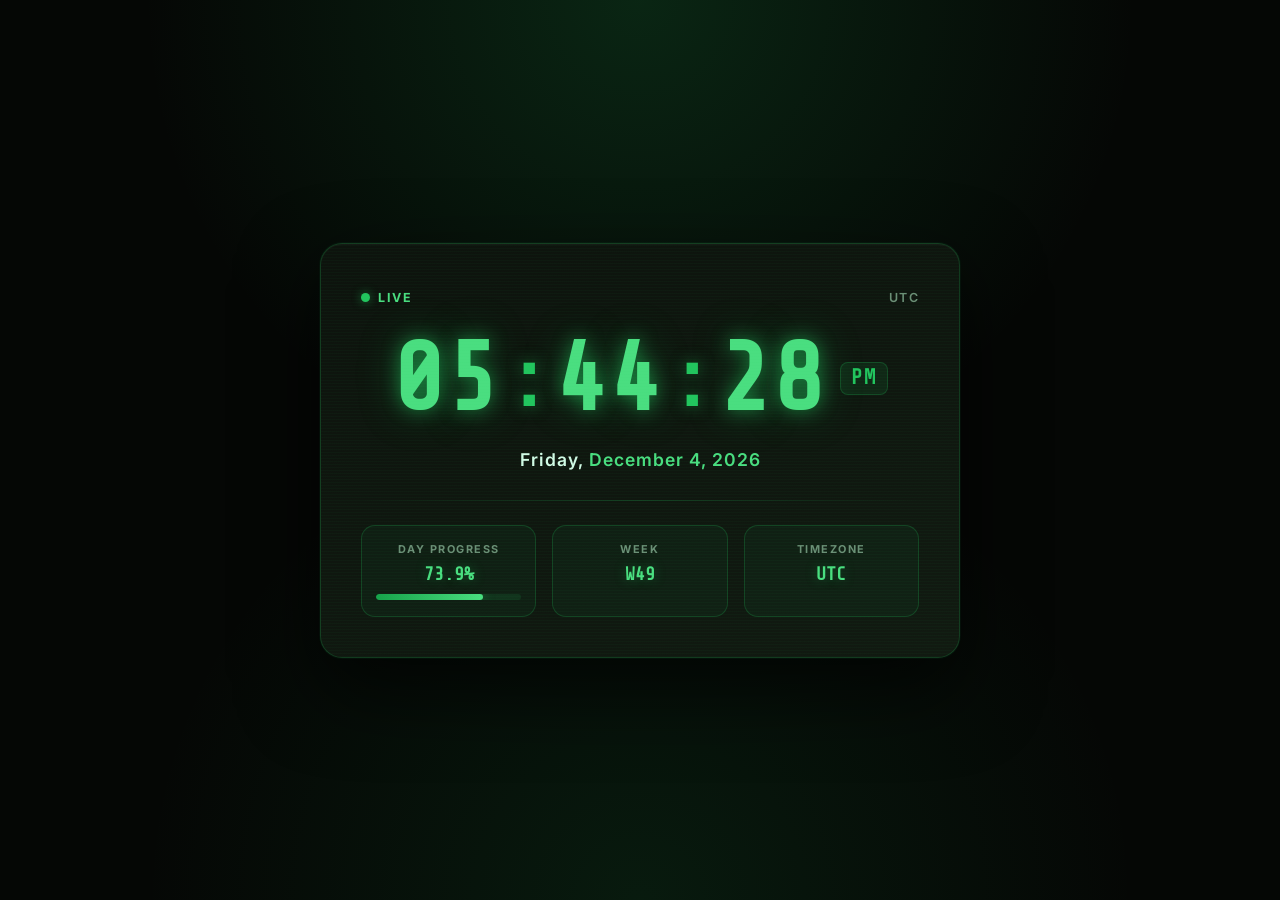
<file: index.html>
<!DOCTYPE html>
<html lang="en">
<head>
  <meta charset="UTF-8" />
  <meta name="viewport" content="width=device-width, initial-scale=1.0" />
  <title>Digital Clock</title>
  <meta name="description" content="A real-time digital clock built with HTML, CSS, and JavaScript that updates every second." />
  <link rel="preconnect" href="https://fonts.googleapis.com" />
  <link rel="preconnect" href="https://fonts.gstatic.com" crossorigin />
  <link href="https://fonts.googleapis.com/css2?family=Inter:wght@400;500;600;700&family=Share+Tech+Mono&display=swap" rel="stylesheet" />
  <link rel="stylesheet" href="style.css" />
</head>
<body>

  <main class="clock" role="timer" aria-live="off">

    <!-- Status row -->
    <div class="clock__status">
      <span class="status__live">
        <span class="status__dot" aria-hidden="true"></span> Live
      </span>
      <span class="status__zone" id="zone">Local Time</span>
    </div>

    <!-- Time -->
    <div class="clock__time">
      <div class="time__group">
        <span class="time__num" id="hours">00</span>
      </div>
      <span class="time__sep" aria-hidden="true">:</span>
      <div class="time__group">
        <span class="time__num" id="minutes">00</span>
      </div>
      <span class="time__sep" aria-hidden="true">:</span>
      <div class="time__group">
        <span class="time__num" id="seconds">00</span>
      </div>
      <span class="time__ampm" id="ampm">AM</span>
    </div>

    <!-- Date -->
    <p class="clock__date" id="date">—</p>

    <div class="clock__divider" aria-hidden="true"></div>

    <!-- Extra info -->
    <div class="clock__info">
      <div class="info__item">
        <div class="info__label">Day Progress</div>
        <div class="info__value" id="dayProgress">0%</div>
        <div class="progress"><div class="progress__fill" id="progressFill"></div></div>
      </div>
      <div class="info__item">
        <div class="info__label">Week</div>
        <div class="info__value" id="week">—</div>
      </div>
      <div class="info__item">
        <div class="info__label">Timezone</div>
        <div class="info__value" id="tz">—</div>
      </div>
    </div>

  </main>

  <script src="script.js"></script>
</body>
</html>
</file>
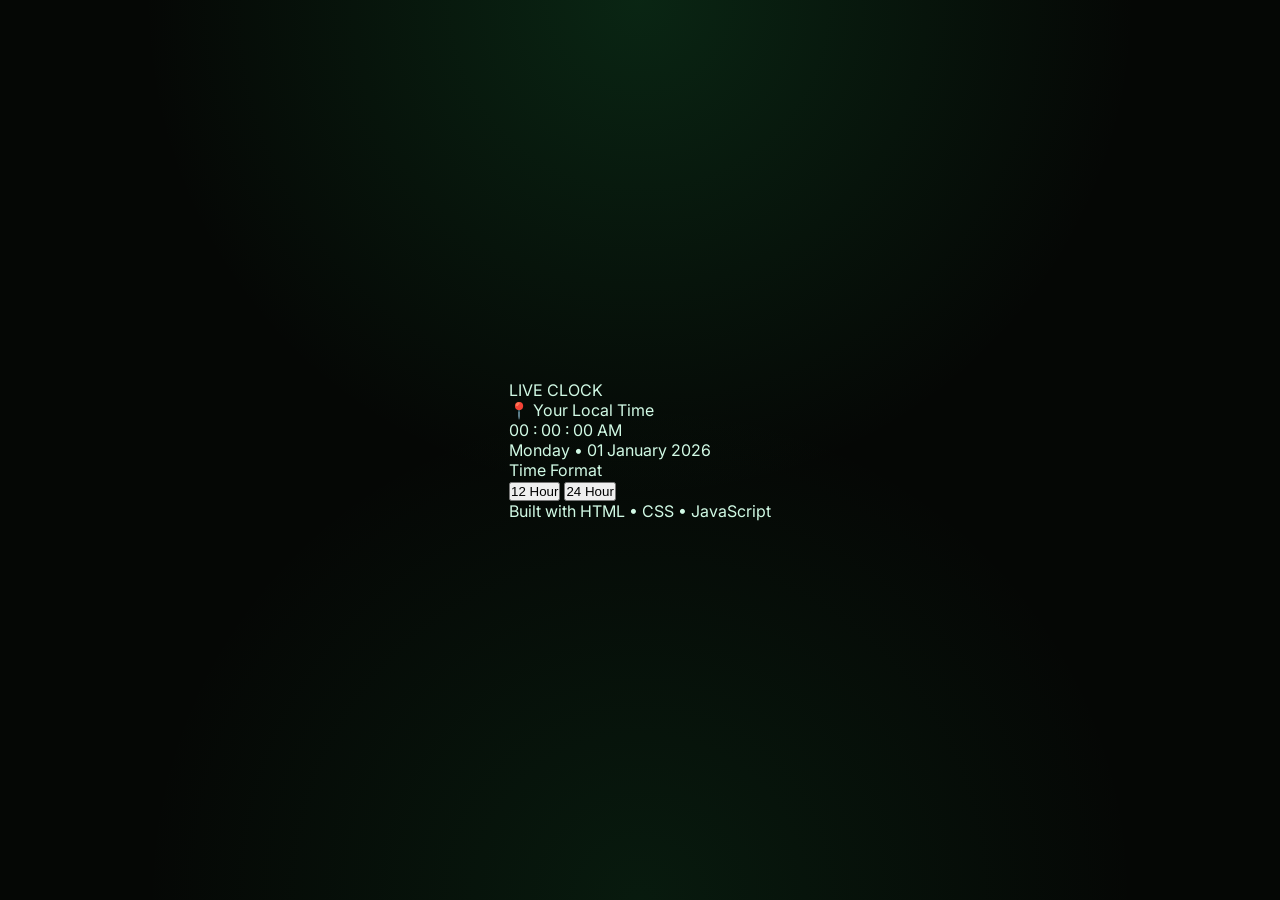
<file: task6.html>
<!DOCTYPE html>
<html lang="en">

<head>

    <meta charset="UTF-8">

    <meta name="viewport"
          content="width=device-width, initial-scale=1.0">

    <title>Digital Clock</title>

    <!-- Google Font -->
    <link rel="preconnect" href="https://fonts.googleapis.com">

    <link rel="preconnect"
          href="https://fonts.gstatic.com"
          crossorigin>

    <link href="https://fonts.googleapis.com/css2?family=Inter:wght@400;500;600;700;800&family=Orbitron:wght@500;600;700;800&display=swap"
          rel="stylesheet">

    <!-- CSS -->
    <link rel="stylesheet" href="style.css">

</head>


<body>

    <!-- Background decoration -->

    <div class="background-circle circle-1"></div>
    <div class="background-circle circle-2"></div>


    <!-- Main Clock -->

    <main class="clock-section">

        <div class="clock-container">


            <!-- Small Heading -->

            <div class="clock-label">

                <span class="live-dot"></span>

                LIVE CLOCK

            </div>


            <!-- Location -->

            <p class="location">
                📍 Your Local Time
            </p>


            <!-- Time -->

            <div class="time-display">

                <span id="hours">00</span>

                <span class="colon">:</span>

                <span id="minutes">00</span>

                <span class="colon">:</span>

                <span id="seconds">00</span>

                <span id="ampm" class="ampm">
                    AM
                </span>

            </div>


            <!-- Date -->

            <div class="date-display">

                <span id="day">Monday</span>

                <span class="separator">•</span>

                <span id="date">01 January 2026</span>

            </div>


            <!-- Seconds Progress -->

            <div class="progress-container">

                <div
                    class="progress-bar"
                    id="progressBar">
                </div>

            </div>


            <!-- Format Buttons -->

            <div class="format-section">

                <span>Time Format</span>

                <div class="format-buttons">

                    <button
                        id="format12"
                        class="format-btn active">

                        12 Hour

                    </button>


                    <button
                        id="format24"
                        class="format-btn">

                        24 Hour

                    </button>

                </div>

            </div>


            <!-- Footer -->

            <p class="clock-footer">

                Built with HTML • CSS • JavaScript

            </p>

        </div>

    </main>


    <!-- JavaScript -->

    <script src="script.js"></script>

</body>

</html>
</file>
<file: style.css>
/* ============================================
   Digital Clock
   Real-time · green & black theme
   ============================================ */

:root {
  --bg: #050705;
  --bg-2: #0a0f0a;
  --panel: #0d130d;
  --panel-2: #111a11;
  --border: rgba(34, 197, 94, 0.22);
  --green: #22c55e;
  --green-bright: #4ade80;
  --green-dim: #16a34a;
  --green-glow: rgba(34, 197, 94, 0.55);
  --text: #d1fae5;
  --muted: #6b8f76;
  --radius: 22px;
  --font: "Inter", "Segoe UI", system-ui, -apple-system, sans-serif;
  --mono: "Share Tech Mono", "Courier New", monospace;
}

* { margin: 0; padding: 0; box-sizing: border-box; }

body {
  font-family: var(--font);
  color: var(--text);
  background:
    radial-gradient(circle at 50% 0%, rgba(34, 197, 94, 0.16), transparent 45%),
    radial-gradient(circle at 50% 100%, rgba(34, 197, 94, 0.10), transparent 45%),
    var(--bg);
  min-height: 100vh;
  display: flex;
  align-items: center;
  justify-content: center;
  padding: 30px 18px;
  -webkit-font-smoothing: antialiased;
  overflow-x: hidden;
}

/* ============================================
   CLOCK PANEL
   ============================================ */
.clock {
  position: relative;
  width: 100%;
  max-width: 640px;
  padding: 46px 40px 40px;
  border-radius: var(--radius);
  background: linear-gradient(160deg, var(--panel), var(--panel-2));
  border: 1px solid var(--border);
  box-shadow:
    0 0 0 1px rgba(34, 197, 94, 0.05),
    0 30px 80px rgba(0, 0, 0, 0.7),
    inset 0 1px 0 rgba(255, 255, 255, 0.03);
  text-align: center;
  animation: rise 0.8s cubic-bezier(0.22, 1, 0.36, 1) both;
}

@keyframes rise {
  from { opacity: 0; transform: translateY(26px); }
  to   { opacity: 1; transform: translateY(0); }
}

/* subtle scanline overlay */
.clock::after {
  content: "";
  position: absolute;
  inset: 0;
  border-radius: var(--radius);
  background: repeating-linear-gradient(
    0deg,
    rgba(34, 197, 94, 0.03) 0px,
    rgba(34, 197, 94, 0.03) 1px,
    transparent 1px,
    transparent 3px
  );
  pointer-events: none;
}

/* ---------- Top status row ---------- */
.clock__status {
  display: flex;
  align-items: center;
  justify-content: space-between;
  margin-bottom: 26px;
  font-size: 0.78rem;
  letter-spacing: 1.5px;
  text-transform: uppercase;
  color: var(--muted);
}

.status__live {
  display: inline-flex;
  align-items: center;
  gap: 8px;
  font-weight: 700;
  color: var(--green-bright);
}

.status__dot {
  width: 9px;
  height: 9px;
  border-radius: 50%;
  background: var(--green);
  box-shadow: 0 0 10px var(--green-glow);
  animation: pulse 1.6s ease-in-out infinite;
}

@keyframes pulse {
  0%, 100% { opacity: 1; transform: scale(1); }
  50%      { opacity: 0.4; transform: scale(0.75); }
}

.status__zone { font-weight: 600; }

/* ============================================
   TIME DISPLAY
   ============================================ */
.clock__time {
  display: flex;
  align-items: baseline;
  justify-content: center;
  gap: 6px;
  font-family: var(--mono);
  line-height: 1;
}

.time__group {
  display: flex;
  align-items: baseline;
  gap: 4px;
}

.time__num {
  font-size: clamp(3rem, 15vw, 6rem);
  font-weight: 700;
  color: var(--green-bright);
  text-shadow: 0 0 18px var(--green-glow), 0 0 42px rgba(34, 197, 94, 0.35);
  letter-spacing: 2px;
  font-variant-numeric: tabular-nums;
}

.time__sep {
  font-size: clamp(2.4rem, 12vw, 5rem);
  font-weight: 700;
  color: var(--green);
  text-shadow: 0 0 16px var(--green-glow);
  animation: blink 1s steps(1) infinite;
  transform: translateY(-4px);
}

@keyframes blink {
  0%, 49%  { opacity: 1; }
  50%, 100% { opacity: 0.25; }
}

.time__ampm {
  font-size: clamp(0.9rem, 3vw, 1.3rem);
  font-weight: 700;
  letter-spacing: 2px;
  color: var(--green);
  margin-left: 8px;
  align-self: center;
  padding: 5px 10px;
  border-radius: 8px;
  background: rgba(34, 197, 94, 0.10);
  border: 1px solid var(--border);
}

/* ============================================
   DATE
   ============================================ */
.clock__date {
  margin-top: 22px;
  font-size: clamp(0.9rem, 3vw, 1.1rem);
  font-weight: 600;
  letter-spacing: 1px;
  color: var(--text);
}

.clock__date span { color: var(--green-bright); }

/* ============================================
   DIVIDER
   ============================================ */
.clock__divider {
  height: 1px;
  margin: 30px 0 24px;
  background: linear-gradient(90deg, transparent, var(--border), transparent);
}

/* ============================================
   EXTRA INFO (day progress + timezone)
   ============================================ */
.clock__info {
  display: grid;
  grid-template-columns: repeat(auto-fit, minmax(140px, 1fr));
  gap: 16px;
}

.info__item {
  padding: 16px 14px;
  border-radius: 14px;
  background: rgba(34, 197, 94, 0.05);
  border: 1px solid var(--border);
  transition: background 0.25s ease, transform 0.25s ease;
}

.info__item:hover {
  background: rgba(34, 197, 94, 0.10);
  transform: translateY(-3px);
}

.info__label {
  font-size: 0.68rem;
  font-weight: 700;
  letter-spacing: 1.5px;
  text-transform: uppercase;
  color: var(--muted);
  margin-bottom: 8px;
}

.info__value {
  font-family: var(--mono);
  font-size: 1.15rem;
  font-weight: 700;
  color: var(--green-bright);
  text-shadow: 0 0 12px rgba(34, 197, 94, 0.35);
}

/* Day progress bar */
.progress {
  margin-top: 10px;
  height: 6px;
  border-radius: 999px;
  background: rgba(34, 197, 94, 0.12);
  overflow: hidden;
}

.progress__fill {
  height: 100%;
  width: 0;
  border-radius: 999px;
  background: linear-gradient(90deg, var(--green-dim), var(--green-bright));
  box-shadow: 0 0 12px var(--green-glow);
  transition: width 1s linear;
}

/* ============================================
   RESPONSIVE
   ============================================ */
@media (max-width: 520px) {
  .clock { padding: 34px 22px 30px; }
  .clock__status { font-size: 0.68rem; letter-spacing: 1px; }
  .time__num { letter-spacing: 1px; }
  .clock__info { grid-template-columns: 1fr 1fr; }
}

@media (max-width: 360px) {
  .clock__info { grid-template-columns: 1fr; }
}

@media (prefers-reduced-motion: reduce) {
  * { animation: none !important; transition: none !important; }
  .time__sep { opacity: 1; }
}
</file>
